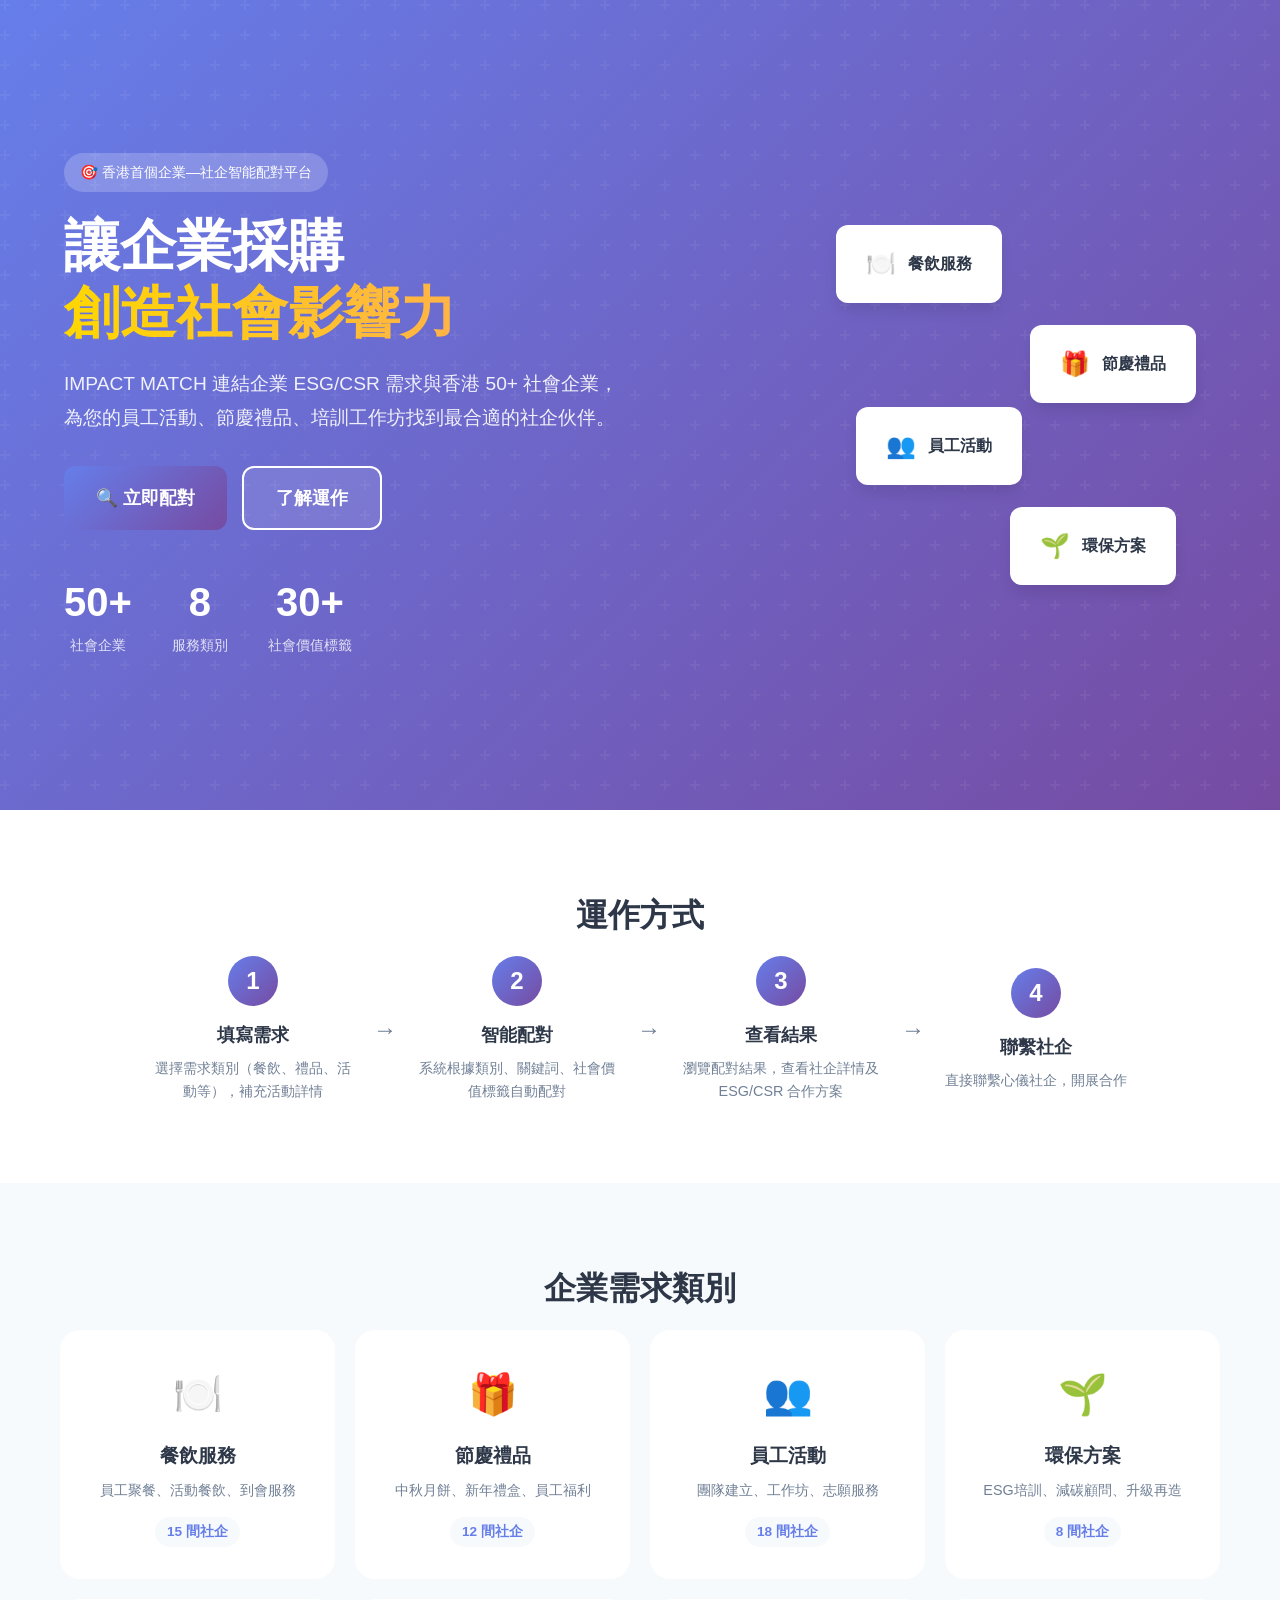
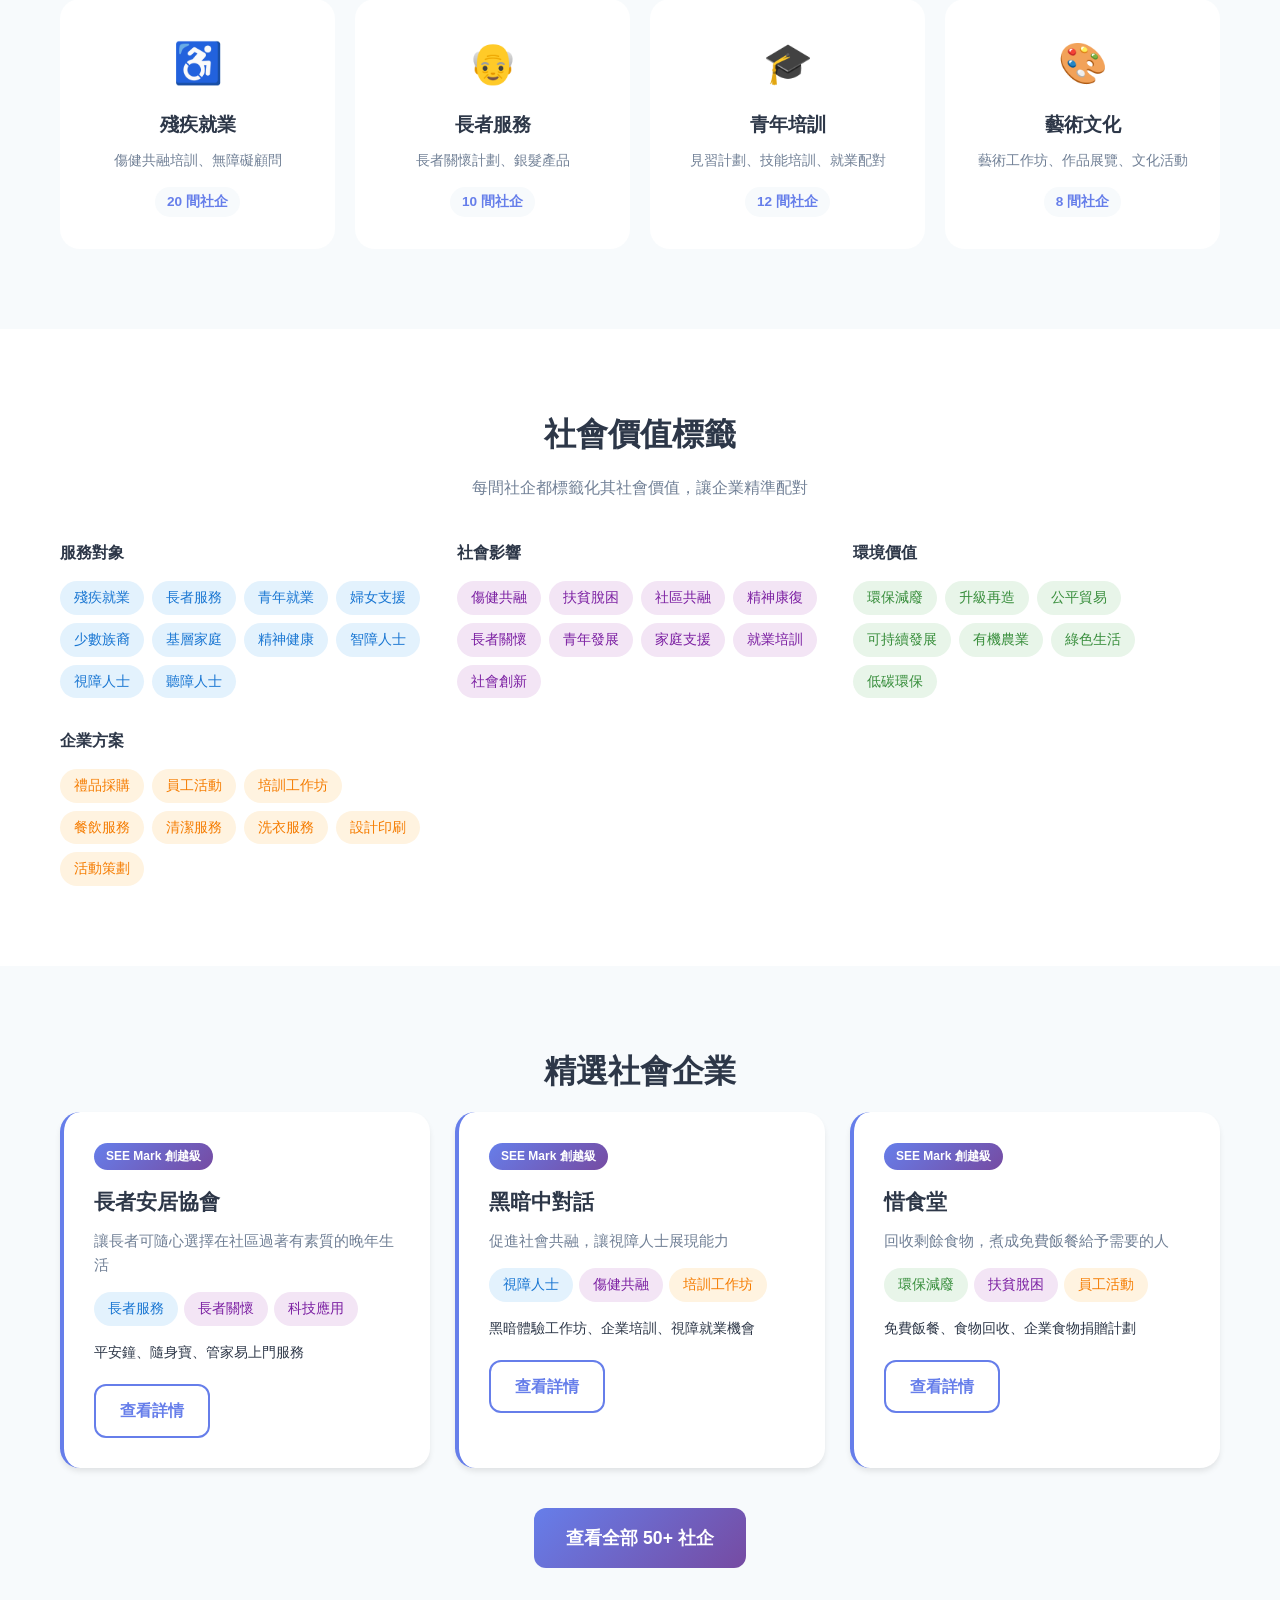
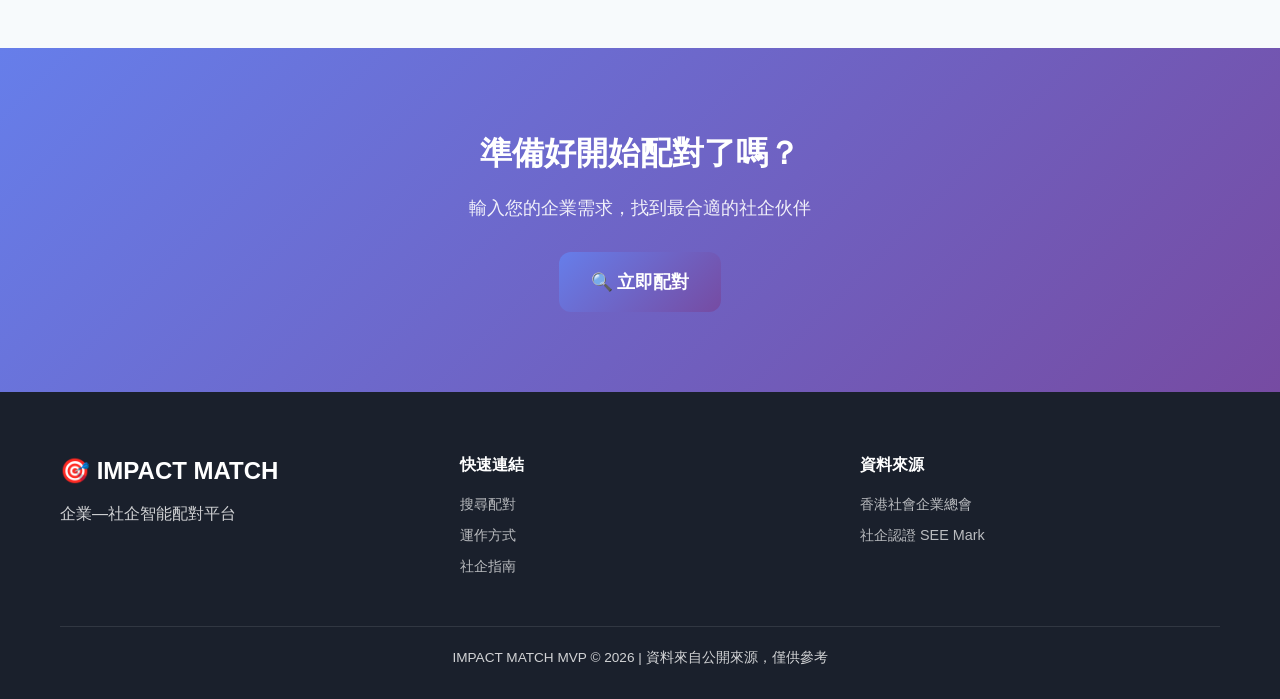
<file: index.html>
<!DOCTYPE html>
<html lang="zh-Hant">
<head>
    <meta charset="UTF-8">
    <meta name="viewport" content="width=device-width, initial-scale=1.0">
    <title>IMPACT MATCH — 社企配對平台</title>
    <link rel="stylesheet" href="css/style.css">
</head>
<body>
    <!-- 首頁 Hero Section -->
    <section class="hero">
        <div class="hero-content">
            <div class="hero-badge">🎯 香港首個企業—社企智能配對平台</div>
            <h1 class="hero-title">
                讓企業採購<br>
                <span class="highlight">創造社會影響力</span>
            </h1>
            <p class="hero-subtitle">
                IMPACT MATCH 連結企業 ESG/CSR 需求與香港 50+ 社會企業，<br>
                為您的員工活動、節慶禮品、培訓工作坊找到最合適的社企伙伴。
            </p>
            <div class="hero-cta">
                <a href="search.html" class="btn btn-primary btn-large">
                    🔍 立即配對
                </a>
                <a href="#how-it-works" class="btn btn-secondary btn-large">
                    了解運作
                </a>
            </div>
            <div class="hero-stats">
                <div class="stat">
                    <div class="stat-number">50+</div>
                    <div class="stat-label">社會企業</div>
                </div>
                <div class="stat">
                    <div class="stat-number">8</div>
                    <div class="stat-label">服務類別</div>
                </div>
                <div class="stat">
                    <div class="stat-number">30+</div>
                    <div class="stat-label">社會價值標籤</div>
                </div>
            </div>
        </div>
        <div class="hero-visual">
            <div class="floating-card card-1">
                <div class="card-icon">🍽️</div>
                <div class="card-text">餐飲服務</div>
            </div>
            <div class="floating-card card-2">
                <div class="card-icon">🎁</div>
                <div class="card-text">節慶禮品</div>
            </div>
            <div class="floating-card card-3">
                <div class="card-icon">👥</div>
                <div class="card-text">員工活動</div>
            </div>
            <div class="floating-card card-4">
                <div class="card-icon">🌱</div>
                <div class="card-text">環保方案</div>
            </div>
        </div>
    </section>

    <!-- 運作方式 -->
    <section id="how-it-works" class="section">
        <div class="container">
            <h2 class="section-title">運作方式</h2>
            <div class="steps">
                <div class="step">
                    <div class="step-number">1</div>
                    <h3>填寫需求</h3>
                    <p>選擇需求類別（餐飲、禮品、活動等），補充活動詳情</p>
                </div>
                <div class="step-arrow">→</div>
                <div class="step">
                    <div class="step-number">2</div>
                    <h3>智能配對</h3>
                    <p>系統根據類別、關鍵詞、社會價值標籤自動配對</p>
                </div>
                <div class="step-arrow">→</div>
                <div class="step">
                    <div class="step-number">3</div>
                    <h3>查看結果</h3>
                    <p>瀏覽配對結果，查看社企詳情及 ESG/CSR 合作方案</p>
                </div>
                <div class="step-arrow">→</div>
                <div class="step">
                    <div class="step-number">4</div>
                    <h3>聯繫社企</h3>
                    <p>直接聯繫心儀社企，開展合作</p>
                </div>
            </div>
        </div>
    </section>

    <!-- 服務類別 -->
    <section class="section section-alt">
        <div class="container">
            <h2 class="section-title">企業需求類別</h2>
            <div class="category-grid">
                <a href="search.html?category=餐飲" class="category-card">
                    <div class="category-icon">🍽️</div>
                    <h3>餐飲服務</h3>
                    <p>員工聚餐、活動餐飲、到會服務</p>
                    <span class="category-count">15 間社企</span>
                </a>
                <a href="search.html?category=禮品" class="category-card">
                    <div class="category-icon">🎁</div>
                    <h3>節慶禮品</h3>
                    <p>中秋月餅、新年禮盒、員工福利</p>
                    <span class="category-count">12 間社企</span>
                </a>
                <a href="search.html?category=活動" class="category-card">
                    <div class="category-icon">👥</div>
                    <h3>員工活動</h3>
                    <p>團隊建立、工作坊、志願服務</p>
                    <span class="category-count">18 間社企</span>
                </a>
                <a href="search.html?category=環保" class="category-card">
                    <div class="category-icon">🌱</div>
                    <h3>環保方案</h3>
                    <p>ESG培訓、減碳顧問、升級再造</p>
                    <span class="category-count">8 間社企</span>
                </a>
                <a href="search.html?category=殘疾就業" class="category-card">
                    <div class="category-icon">♿</div>
                    <h3>殘疾就業</h3>
                    <p>傷健共融培訓、無障礙顧問</p>
                    <span class="category-count">20 間社企</span>
                </a>
                <a href="search.html?category=長者" class="category-card">
                    <div class="category-icon">👴</div>
                    <h3>長者服務</h3>
                    <p>長者關懷計劃、銀髮產品</p>
                    <span class="category-count">10 間社企</span>
                </a>
                <a href="search.html?category=青年" class="category-card">
                    <div class="category-icon">🎓</div>
                    <h3>青年培訓</h3>
                    <p>見習計劃、技能培訓、就業配對</p>
                    <span class="category-count">12 間社企</span>
                </a>
                <a href="search.html?category=藝術" class="category-card">
                    <div class="category-icon">🎨</div>
                    <h3>藝術文化</h3>
                    <p>藝術工作坊、作品展覽、文化活動</p>
                    <span class="category-count">8 間社企</span>
                </a>
            </div>
        </div>
    </section>

    <!-- 社會價值標籤 -->
    <section class="section">
        <div class="container">
            <h2 class="section-title">社會價值標籤</h2>
            <p class="section-subtitle">每間社企都標籤化其社會價值，讓企業精準配對</p>
            <div class="tag-cloud">
                <div class="tag-group">
                    <h4>服務對象</h4>
                    <div class="tags">
                        <span class="tag tag-blue">殘疾就業</span>
                        <span class="tag tag-blue">長者服務</span>
                        <span class="tag tag-blue">青年就業</span>
                        <span class="tag tag-blue">婦女支援</span>
                        <span class="tag tag-blue">少數族裔</span>
                        <span class="tag tag-blue">基層家庭</span>
                        <span class="tag tag-blue">精神健康</span>
                        <span class="tag tag-blue">智障人士</span>
                        <span class="tag tag-blue">視障人士</span>
                        <span class="tag tag-blue">聽障人士</span>
                    </div>
                </div>
                <div class="tag-group">
                    <h4>社會影響</h4>
                    <div class="tags">
                        <span class="tag tag-purple">傷健共融</span>
                        <span class="tag tag-purple">扶貧脫困</span>
                        <span class="tag tag-purple">社區共融</span>
                        <span class="tag tag-purple">精神康復</span>
                        <span class="tag tag-purple">長者關懷</span>
                        <span class="tag tag-purple">青年發展</span>
                        <span class="tag tag-purple">家庭支援</span>
                        <span class="tag tag-purple">就業培訓</span>
                        <span class="tag tag-purple">社會創新</span>
                    </div>
                </div>
                <div class="tag-group">
                    <h4>環境價值</h4>
                    <div class="tags">
                        <span class="tag tag-green">環保減廢</span>
                        <span class="tag tag-green">升級再造</span>
                        <span class="tag tag-green">公平貿易</span>
                        <span class="tag tag-green">可持續發展</span>
                        <span class="tag tag-green">有機農業</span>
                        <span class="tag tag-green">綠色生活</span>
                        <span class="tag tag-green">低碳環保</span>
                    </div>
                </div>
                <div class="tag-group">
                    <h4>企業方案</h4>
                    <div class="tags">
                        <span class="tag tag-orange">禮品採購</span>
                        <span class="tag tag-orange">員工活動</span>
                        <span class="tag tag-orange">培訓工作坊</span>
                        <span class="tag tag-orange">餐飲服務</span>
                        <span class="tag tag-orange">清潔服務</span>
                        <span class="tag tag-orange">洗衣服務</span>
                        <span class="tag tag-orange">設計印刷</span>
                        <span class="tag tag-orange">活動策劃</span>
                    </div>
                </div>
            </div>
        </div>
    </section>

    <!-- 精選社企 -->
    <section class="section section-alt">
        <div class="container">
            <h2 class="section-title">精選社會企業</h2>
            <div class="featured-se-grid">
                <div class="featured-se-card">
                    <div class="se-badge">SEE Mark 創越級</div>
                    <h3>長者安居協會</h3>
                    <p class="se-mission">讓長者可隨心選擇在社區過著有素質的晚年生活</p>
                    <div class="se-tags">
                        <span class="tag tag-blue">長者服務</span>
                        <span class="tag tag-purple">長者關懷</span>
                        <span class="tag tag-purple">科技應用</span>
                    </div>
                    <p class="se-products">平安鐘、隨身寶、管家易上門服務</p>
                    <a href="detail.html?id=SE-015" class="btn btn-outline">查看詳情</a>
                </div>
                <div class="featured-se-card">
                    <div class="se-badge">SEE Mark 創越級</div>
                    <h3>黑暗中對話</h3>
                    <p class="se-mission">促進社會共融，讓視障人士展現能力</p>
                    <div class="se-tags">
                        <span class="tag tag-blue">視障人士</span>
                        <span class="tag tag-purple">傷健共融</span>
                        <span class="tag tag-orange">培訓工作坊</span>
                    </div>
                    <p class="se-products">黑暗體驗工作坊、企業培訓、視障就業機會</p>
                    <a href="detail.html?id=SE-025" class="btn btn-outline">查看詳情</a>
                </div>
                <div class="featured-se-card">
                    <div class="se-badge">SEE Mark 創越級</div>
                    <h3>惜食堂</h3>
                    <p class="se-mission">回收剩餘食物，煮成免費飯餐給予需要的人</p>
                    <div class="se-tags">
                        <span class="tag tag-green">環保減廢</span>
                        <span class="tag tag-purple">扶貧脫困</span>
                        <span class="tag tag-orange">員工活動</span>
                    </div>
                    <p class="se-products">免費飯餐、食物回收、企業食物捐贈計劃</p>
                    <a href="detail.html?id=SE-014" class="btn btn-outline">查看詳情</a>
                </div>
            </div>
            <div class="section-cta">
                <a href="search.html" class="btn btn-primary btn-large">查看全部 50+ 社企</a>
            </div>
        </div>
    </section>

    <!-- CTA -->
    <section class="section cta-section">
        <div class="container">
            <h2>準備好開始配對了嗎？</h2>
            <p>輸入您的企業需求，找到最合適的社企伙伴</p>
            <a href="search.html" class="btn btn-primary btn-large">🔍 立即配對</a>
        </div>
    </section>

    <!-- Footer -->
    <footer class="footer">
        <div class="container">
            <div class="footer-content">
                <div class="footer-brand">
                    <h3>🎯 IMPACT MATCH</h3>
                    <p>企業—社企智能配對平台</p>
                </div>
                <div class="footer-links">
                    <h4>快速連結</h4>
                    <a href="search.html">搜尋配對</a>
                    <a href="#how-it-works">運作方式</a>
                    <a href="https://sedirectory.org.hk" target="_blank">社企指南</a>
                </div>
                <div class="footer-links">
                    <h4>資料來源</h4>
                    <a href="https://sechamber.hk" target="_blank">香港社會企業總會</a>
                    <a href="https://seemark.hk" target="_blank">社企認證 SEE Mark</a>
                </div>
            </div>
            <div class="footer-bottom">
                <p>IMPACT MATCH MVP © 2026 | 資料來自公開來源，僅供參考</p>
            </div>
        </div>
    </footer>

    <script src="js/app.js"></script>
</body>
</html>
</file>
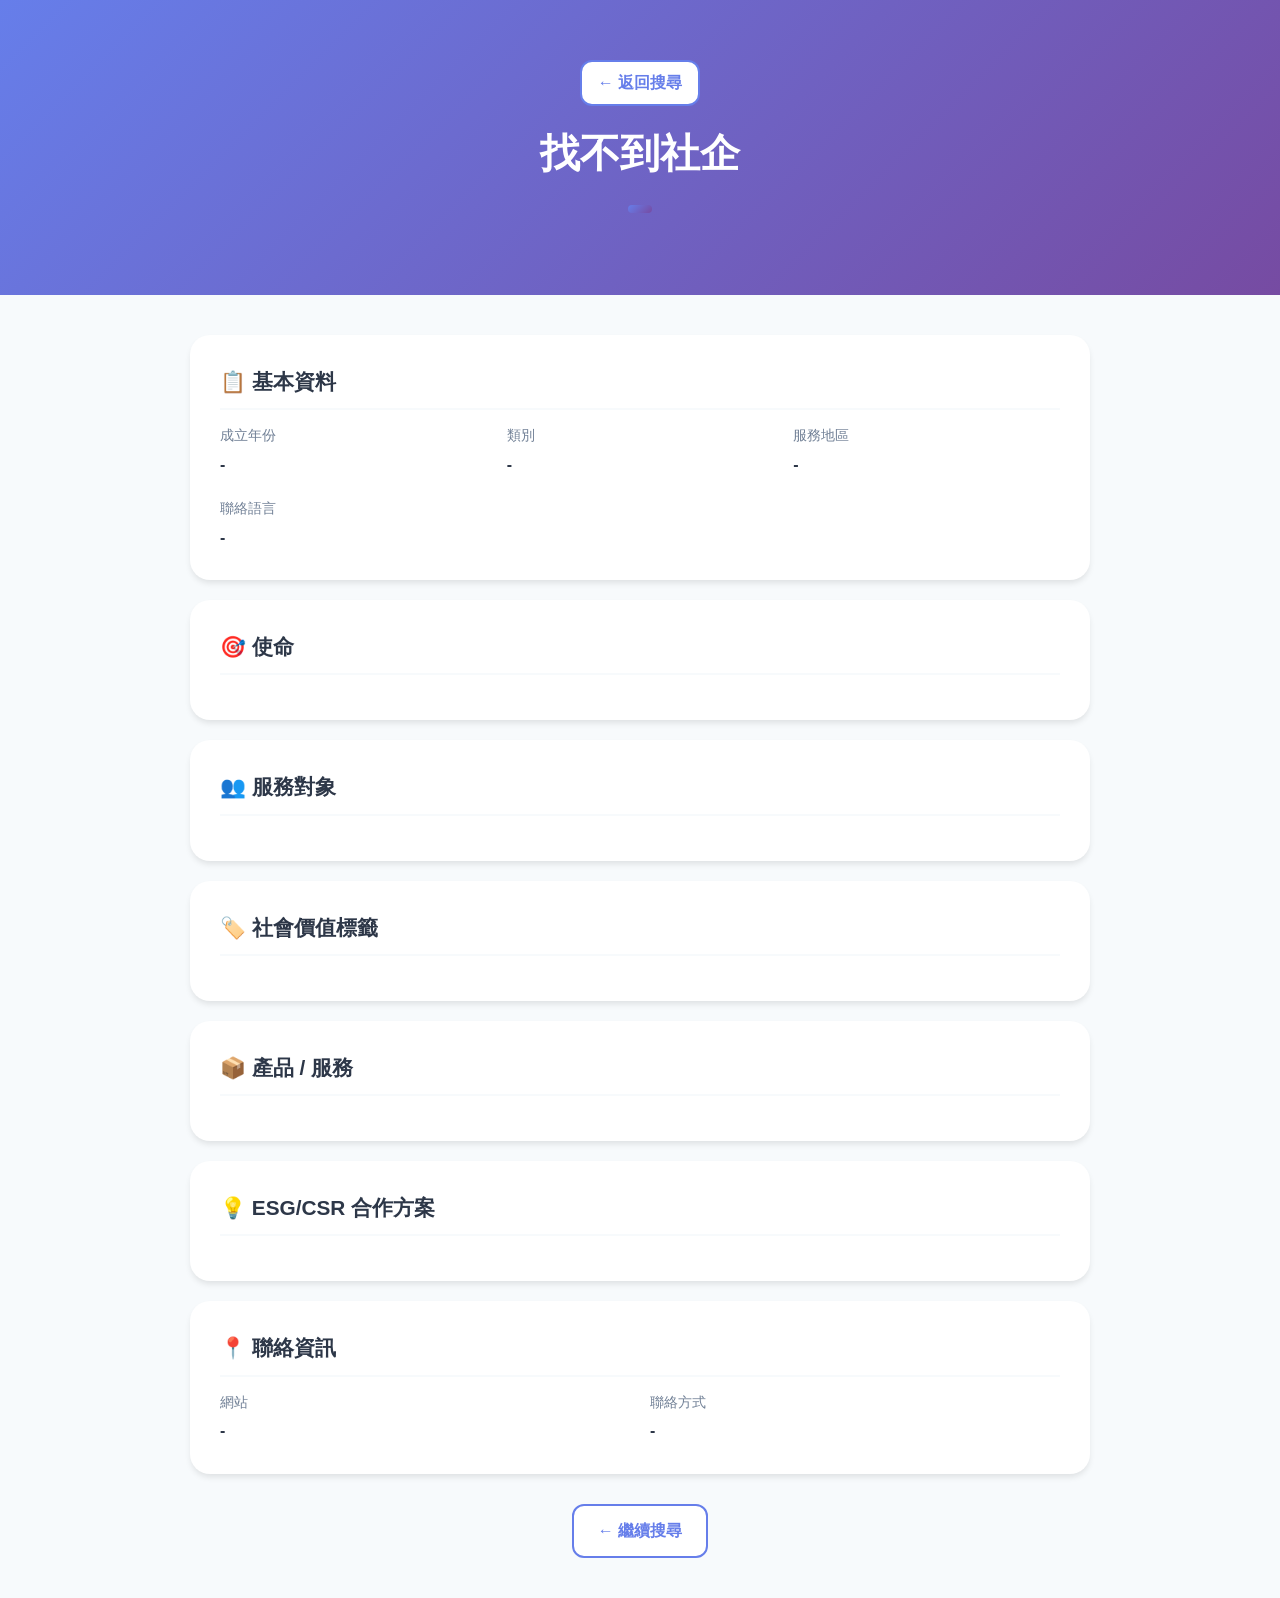
<file: detail.html>
<!DOCTYPE html>
<html lang="zh-Hant">
<head>
    <meta charset="UTF-8">
    <meta name="viewport" content="width=device-width, initial-scale=1.0">
    <title>社企詳情 — IMPACT MATCH</title>
    <link rel="stylesheet" href="css/style.css">
</head>
<body class="detail-page">
    <div class="detail-header">
        <a href="search.html" class="btn btn-secondary" style="margin-bottom: 15px; padding: 8px 16px;">← 返回搜尋</a>
        <h1 id="se-name">載入中...</h1>
        <div class="name-en" id="se-name-en"></div>
        <div id="se-badge" class="se-badge"></div>
    </div>
    
    <div class="detail-content">
        <div class="detail-section">
            <h2>📋 基本資料</h2>
            <div class="detail-info">
                <div class="info-item">
                    <label>成立年份</label>
                    <span id="se-year">-</span>
                </div>
                <div class="info-item">
                    <label>類別</label>
                    <span id="se-category">-</span>
                </div>
                <div class="info-item">
                    <label>服務地區</label>
                    <span id="se-districts">-</span>
                </div>
                <div class="info-item">
                    <label>聯絡語言</label>
                    <span id="se-languages">-</span>
                </div>
            </div>
        </div>
        
        <div class="detail-section">
            <h2>🎯 使命</h2>
            <p id="se-mission" style="color: var(--text-light); line-height: 1.8;"></p>
        </div>
        
        <div class="detail-section">
            <h2>👥 服務對象</h2>
            <p id="se-target" style="color: var(--text-light);"></p>
        </div>
        
        <div class="detail-section">
            <h2>🏷️ 社會價值標籤</h2>
            <div id="se-tags" style="display: flex; flex-wrap: wrap; gap: 10px;"></div>
        </div>
        
        <div class="detail-section">
            <h2>📦 產品 / 服務</h2>
            <ul id="se-products" style="margin: 0; padding-left: 25px; color: var(--text-light);"></ul>
        </div>
        
        <div class="detail-section">
            <h2>💡 ESG/CSR 合作方案</h2>
            <ul id="se-esg" style="margin: 0; padding-left: 25px; color: var(--text-light);"></ul>
        </div>
        
        <div class="detail-section">
            <h2>📍 聯絡資訊</h2>
            <div class="detail-info">
                <div class="info-item">
                    <label>網站</label>
                    <span id="se-website">-</span>
                </div>
                <div class="info-item">
                    <label>聯絡方式</label>
                    <span id="se-contact">-</span>
                </div>
            </div>
        </div>
        
        <div style="text-align: center; margin-top: 30px;">
            <a href="search.html" class="btn btn-secondary">← 繼續搜尋</a>
        </div>
    </div>
    
    <script src="js/database.js"></script>
    <script src="js/detail.js"></script>
</body>
</html>
</file>
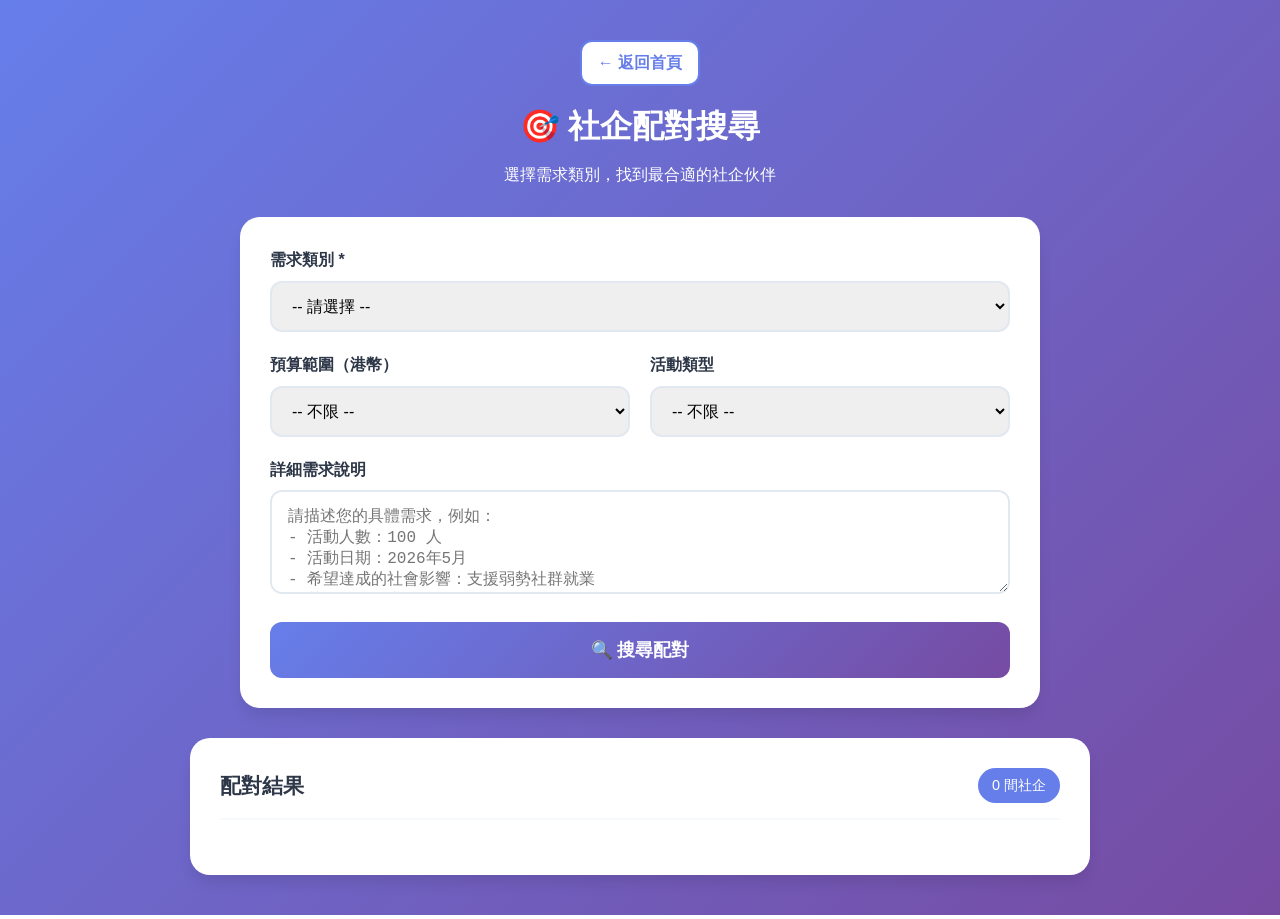
<file: search.html>
<!DOCTYPE html>
<html lang="zh-Hant">
<head>
    <meta charset="UTF-8">
    <meta name="viewport" content="width=device-width, initial-scale=1.0">
    <title>搜尋配對 — IMPACT MATCH</title>
    <link rel="stylesheet" href="css/style.css">
</head>
<body class="search-page">
    <div class="search-header">
        <a href="index.html" class="btn btn-secondary" style="margin-bottom: 15px; padding: 8px 16px;">← 返回首頁</a>
        <h1>🎯 社企配對搜尋</h1>
        <p>選擇需求類別，找到最合適的社企伙伴</p>
    </div>
    
    <div class="search-card">
        <div class="form-group">
            <label for="category">需求類別 *</label>
            <select id="category">
                <option value="">-- 請選擇 --</option>
                <option value="餐飲">🍽️ 餐飲服務</option>
                <option value="禮品">🎁 節慶禮品</option>
                <option value="活動">👥 員工活動 / 團隊建立</option>
                <option value="環保">🌱 環保 / 可持續發展</option>
                <option value="殘疾就業">♿ 殘疾人士就業支援</option>
                <option value="長者">👴 長者服務</option>
                <option value="青年">🎓 青年培訓</option>
                <option value="藝術">🎨 藝術 / 文化</option>
                <option value="心理健康">🧠 心理健康</option>
                <option value="其他">📦 其他</option>
            </select>
        </div>
        
        <div class="form-row">
            <div class="form-group">
                <label for="budget">預算範圍（港幣）</label>
                <select id="budget">
                    <option value="">-- 不限 --</option>
                    <option value="5000">$5,000 以下</option>
                    <option value="10000">$5,000 - $10,000</option>
                    <option value="50000">$10,000 - $50,000</option>
                    <option value="100000">$50,000 - $100,000</option>
                    <option value="100001">$100,000 以上</option>
                </select>
            </div>
            <div class="form-group">
                <label for="event">活動類型</label>
                <select id="event">
                    <option value="">-- 不限 --</option>
                    <option value="節慶">節慶活動（中秋、新年等）</option>
                    <option value="團隊">團隊建立</option>
                    <option value="家庭">家庭日</option>
                    <option value="志願">員工志願服務</option>
                    <option value="培訓">員工培訓</option>
                    <option value="採購">日常採購</option>
                </select>
            </div>
        </div>
        
        <div class="form-group">
            <label for="details">詳細需求說明</label>
            <textarea id="details" rows="4" placeholder="請描述您的具體需求，例如：&#10;- 活動人數：100 人&#10;- 活動日期：2026年5月&#10;- 希望達成的社會影響：支援弱勢社群就業&#10;- 其他特別要求..."></textarea>
        </div>
        
        <button class="btn btn-primary btn-large" onclick="search()" style="width: 100%;">
            🔍 搜尋配對
        </button>
    </div>
    
    <div id="results" class="results-section hidden">
        <div class="results-header">
            <h2>配對結果</h2>
            <span id="results-count" class="results-count">0 間社企</span>
        </div>
        <div id="results-list"></div>
    </div>
    
    <script src="js/database.js"></script>
    <script src="js/search.js"></script>
</body>
</html>
</file>
<file: css/style.css>
/* IMPACT MATCH - 主樣式表 */

/* ===== 基礎設定 ===== */
* {
    margin: 0;
    padding: 0;
    box-sizing: border-box;
}

:root {
    --primary: #667eea;
    --primary-dark: #5a67d8;
    --secondary: #764ba2;
    --accent: #48bb78;
    --text: #2d3748;
    --text-light: #718096;
    --bg: #ffffff;
    --bg-alt: #f7fafc;
    --border: #e2e8f0;
    --shadow: 0 4px 6px -1px rgba(0, 0, 0, 0.1);
    --shadow-lg: 0 10px 15px -3px rgba(0, 0, 0, 0.1);
    --radius: 12px;
    --radius-lg: 20px;
}

body {
    font-family: -apple-system, BlinkMacSystemFont, 'Segoe UI', Roboto, 'Helvetica Neue', Arial, sans-serif;
    color: var(--text);
    background: var(--bg);
    line-height: 1.6;
}

a {
    color: var(--primary);
    text-decoration: none;
    transition: color 0.2s;
}

a:hover {
    color: var(--primary-dark);
}

.container {
    max-width: 1200px;
    margin: 0 auto;
    padding: 0 20px;
}

/* ===== 按鈕 ===== */
.btn {
    display: inline-flex;
    align-items: center;
    justify-content: center;
    padding: 12px 24px;
    border-radius: var(--radius);
    font-size: 1rem;
    font-weight: 600;
    cursor: pointer;
    transition: all 0.2s;
    border: none;
    text-decoration: none;
}

.btn-primary {
    background: linear-gradient(135deg, var(--primary) 0%, var(--secondary) 100%);
    color: white;
}

.btn-primary:hover {
    transform: translateY(-2px);
    box-shadow: 0 6px 20px rgba(102, 126, 234, 0.4);
    color: white;
}

.btn-secondary {
    background: white;
    color: var(--primary);
    border: 2px solid var(--primary);
}

.btn-secondary:hover {
    background: var(--primary);
    color: white;
}

.btn-outline {
    background: transparent;
    color: var(--primary);
    border: 2px solid var(--primary);
}

.btn-outline:hover {
    background: var(--primary);
    color: white;
}

.btn-large {
    padding: 16px 32px;
    font-size: 1.1rem;
}

/* ===== Hero Section ===== */
.hero {
    min-height: 90vh;
    display: flex;
    align-items: center;
    justify-content: space-between;
    padding: 60px 5%;
    background: linear-gradient(135deg, #667eea 0%, #764ba2 100%);
    position: relative;
    overflow: hidden;
}

.hero::before {
    content: '';
    position: absolute;
    top: 0;
    left: 0;
    right: 0;
    bottom: 0;
    background: url("data:image/svg+xml,%3Csvg width='60' height='60' viewBox='0 0 60 60' xmlns='http://www.w3.org/2000/svg'%3E%3Cg fill='none' fill-rule='evenodd'%3E%3Cg fill='%23ffffff' fill-opacity='0.05'%3E%3Cpath d='M36 34v-4h-2v4h-4v2h4v4h2v-4h4v-2h-4zm0-30V0h-2v4h-4v2h4v4h2V6h4V4h-4zM6 34v-4H4v4H0v2h4v4h2v-4h4v-2H6zM6 4V0H4v4H0v2h4v4h2V6h4V4H6z'/%3E%3C/g%3E%3C/g%3E%3C/svg%3E");
}

.hero-content {
    max-width: 600px;
    z-index: 1;
}

.hero-badge {
    display: inline-block;
    background: rgba(255, 255, 255, 0.2);
    color: white;
    padding: 8px 16px;
    border-radius: 20px;
    font-size: 0.9rem;
    margin-bottom: 20px;
}

.hero-title {
    font-size: 3.5rem;
    color: white;
    line-height: 1.2;
    margin-bottom: 20px;
}

.hero-title .highlight {
    background: linear-gradient(90deg, #ffd700, #ffb347);
    -webkit-background-clip: text;
    -webkit-text-fill-color: transparent;
    background-clip: text;
}

.hero-subtitle {
    font-size: 1.2rem;
    color: rgba(255, 255, 255, 0.9);
    margin-bottom: 30px;
    line-height: 1.8;
}

.hero-cta {
    display: flex;
    gap: 15px;
    margin-bottom: 40px;
}

.hero-cta .btn-secondary {
    background: rgba(255, 255, 255, 0.1);
    border-color: white;
    color: white;
}

.hero-cta .btn-secondary:hover {
    background: white;
    color: var(--primary);
}

.hero-stats {
    display: flex;
    gap: 40px;
}

.stat {
    text-align: center;
}

.stat-number {
    font-size: 2.5rem;
    font-weight: 700;
    color: white;
}

.stat-label {
    font-size: 0.9rem;
    color: rgba(255, 255, 255, 0.8);
}

.hero-visual {
    position: relative;
    width: 400px;
    height: 400px;
}

.floating-card {
    position: absolute;
    background: white;
    padding: 20px 30px;
    border-radius: var(--radius);
    box-shadow: var(--shadow-lg);
    display: flex;
    align-items: center;
    gap: 12px;
    animation: float 3s ease-in-out infinite;
}

.floating-card .card-icon {
    font-size: 1.5rem;
}

.floating-card .card-text {
    font-weight: 600;
    color: var(--text);
}

.card-1 { top: 20px; left: 20px; animation-delay: 0s; }
.card-2 { top: 120px; right: 20px; animation-delay: 0.5s; }
.card-3 { bottom: 120px; left: 40px; animation-delay: 1s; }
.card-4 { bottom: 20px; right: 40px; animation-delay: 1.5s; }

@keyframes float {
    0%, 100% { transform: translateY(0); }
    50% { transform: translateY(-10px); }
}

/* ===== Sections ===== */
.section {
    padding: 80px 0;
}

.section-alt {
    background: var(--bg-alt);
}

.section-title {
    font-size: 2rem;
    text-align: center;
    margin-bottom: 15px;
    color: var(--text);
}

.section-subtitle {
    text-align: center;
    color: var(--text-light);
    margin-bottom: 40px;
}

/* ===== Steps ===== */
.steps {
    display: flex;
    align-items: center;
    justify-content: center;
    gap: 20px;
    flex-wrap: wrap;
}

.step {
    text-align: center;
    max-width: 200px;
}

.step-number {
    width: 50px;
    height: 50px;
    background: linear-gradient(135deg, var(--primary) 0%, var(--secondary) 100%);
    color: white;
    border-radius: 50%;
    display: flex;
    align-items: center;
    justify-content: center;
    font-size: 1.5rem;
    font-weight: 700;
    margin: 0 auto 15px;
}

.step h3 {
    font-size: 1.1rem;
    margin-bottom: 8px;
}

.step p {
    font-size: 0.9rem;
    color: var(--text-light);
}

.step-arrow {
    font-size: 1.5rem;
    color: var(--text-light);
}

/* ===== Category Grid ===== */
.category-grid {
    display: grid;
    grid-template-columns: repeat(auto-fit, minmax(250px, 1fr));
    gap: 20px;
}

.category-card {
    background: white;
    padding: 30px;
    border-radius: var(--radius-lg);
    text-align: center;
    transition: all 0.3s;
    border: 2px solid transparent;
    display: block;
    text-decoration: none;
    color: inherit;
}

.category-card:hover {
    transform: translateY(-5px);
    box-shadow: var(--shadow-lg);
    border-color: var(--primary);
}

.category-icon {
    font-size: 2.5rem;
    margin-bottom: 15px;
}

.category-card h3 {
    font-size: 1.2rem;
    margin-bottom: 8px;
    color: var(--text);
}

.category-card p {
    font-size: 0.9rem;
    color: var(--text-light);
    margin-bottom: 15px;
}

.category-count {
    display: inline-block;
    background: var(--bg-alt);
    padding: 4px 12px;
    border-radius: 15px;
    font-size: 0.85rem;
    color: var(--primary);
    font-weight: 600;
}

/* ===== Tag Cloud ===== */
.tag-cloud {
    display: grid;
    grid-template-columns: repeat(auto-fit, minmax(280px, 1fr));
    gap: 30px;
}

.tag-group h4 {
    font-size: 1rem;
    margin-bottom: 15px;
    color: var(--text);
}

.tags {
    display: flex;
    flex-wrap: wrap;
    gap: 8px;
}

.tag {
    padding: 6px 14px;
    border-radius: 20px;
    font-size: 0.85rem;
    font-weight: 500;
}

.tag-blue {
    background: #e3f2fd;
    color: #1976d2;
}

.tag-purple {
    background: #f3e5f5;
    color: #7b1fa2;
}

.tag-green {
    background: #e8f5e9;
    color: #388e3c;
}

.tag-orange {
    background: #fff3e0;
    color: #f57c00;
}

/* ===== Featured SE ===== */
.featured-se-grid {
    display: grid;
    grid-template-columns: repeat(auto-fit, minmax(300px, 1fr));
    gap: 25px;
    margin-bottom: 40px;
}

.featured-se-card {
    background: white;
    padding: 30px;
    border-radius: var(--radius-lg);
    box-shadow: var(--shadow);
    border-left: 4px solid var(--primary);
}

.se-badge {
    display: inline-block;
    background: linear-gradient(135deg, var(--primary) 0%, var(--secondary) 100%);
    color: white;
    padding: 4px 12px;
    border-radius: 15px;
    font-size: 0.75rem;
    font-weight: 600;
    margin-bottom: 15px;
}

.featured-se-card h3 {
    font-size: 1.3rem;
    margin-bottom: 10px;
}

.se-mission {
    color: var(--text-light);
    font-size: 0.95rem;
    margin-bottom: 15px;
}

.se-tags {
    display: flex;
    flex-wrap: wrap;
    gap: 6px;
    margin-bottom: 15px;
}

.se-products {
    font-size: 0.9rem;
    color: var(--text);
    margin-bottom: 20px;
}

.section-cta {
    text-align: center;
}

/* ===== CTA Section ===== */
.cta-section {
    background: linear-gradient(135deg, var(--primary) 0%, var(--secondary) 100%);
    text-align: center;
    color: white;
}

.cta-section h2 {
    font-size: 2rem;
    margin-bottom: 15px;
}

.cta-section p {
    font-size: 1.1rem;
    opacity: 0.9;
    margin-bottom: 30px;
}

/* ===== Footer ===== */
.footer {
    background: #1a202c;
    color: rgba(255, 255, 255, 0.8);
    padding: 60px 0 30px;
}

.footer-content {
    display: grid;
    grid-template-columns: repeat(auto-fit, minmax(200px, 1fr));
    gap: 40px;
    margin-bottom: 40px;
}

.footer-brand h3 {
    color: white;
    font-size: 1.5rem;
    margin-bottom: 10px;
}

.footer-links h4 {
    color: white;
    margin-bottom: 15px;
    font-size: 1rem;
}

.footer-links a {
    display: block;
    color: rgba(255, 255, 255, 0.7);
    margin-bottom: 8px;
    font-size: 0.9rem;
}

.footer-links a:hover {
    color: white;
}

.footer-bottom {
    border-top: 1px solid rgba(255, 255, 255, 0.1);
    padding-top: 20px;
    text-align: center;
    font-size: 0.85rem;
}

/* ===== Search Page ===== */
.search-page {
    min-height: 100vh;
    background: linear-gradient(135deg, #667eea 0%, #764ba2 100%);
    padding: 40px 20px;
}

.search-header {
    text-align: center;
    color: white;
    margin-bottom: 30px;
}

.search-header h1 {
    font-size: 2rem;
    margin-bottom: 10px;
}

.search-card {
    background: white;
    border-radius: var(--radius-lg);
    padding: 30px;
    max-width: 800px;
    margin: 0 auto;
    box-shadow: var(--shadow-lg);
}

.form-group {
    margin-bottom: 20px;
}

.form-group label {
    display: block;
    font-weight: 600;
    margin-bottom: 8px;
    color: var(--text);
}

.form-group select,
.form-group input,
.form-group textarea {
    width: 100%;
    padding: 14px 16px;
    border: 2px solid var(--border);
    border-radius: var(--radius);
    font-size: 1rem;
    transition: all 0.2s;
}

.form-group select:focus,
.form-group input:focus,
.form-group textarea:focus {
    outline: none;
    border-color: var(--primary);
    box-shadow: 0 0 0 3px rgba(102, 126, 234, 0.2);
}

.form-row {
    display: grid;
    grid-template-columns: 1fr 1fr;
    gap: 20px;
}

@media (max-width: 600px) {
    .form-row {
        grid-template-columns: 1fr;
    }
}

/* ===== Results ===== */
.results-section {
    background: white;
    border-radius: var(--radius-lg);
    padding: 30px;
    max-width: 900px;
    margin: 30px auto 0;
    box-shadow: var(--shadow-lg);
}

.results-header {
    display: flex;
    justify-content: space-between;
    align-items: center;
    margin-bottom: 25px;
    padding-bottom: 15px;
    border-bottom: 2px solid var(--bg-alt);
}

.results-header h2 {
    font-size: 1.3rem;
}

.results-count {
    background: var(--primary);
    color: white;
    padding: 6px 14px;
    border-radius: 20px;
    font-size: 0.9rem;
}

.result-card {
    background: var(--bg-alt);
    border-radius: var(--radius);
    padding: 25px;
    margin-bottom: 15px;
    border-left: 4px solid var(--primary);
    transition: all 0.2s;
}

.result-card:hover {
    transform: translateX(5px);
    box-shadow: var(--shadow);
}

.result-header {
    display: flex;
    justify-content: space-between;
    align-items: flex-start;
    margin-bottom: 12px;
}

.result-name {
    font-size: 1.25rem;
    font-weight: 700;
}

.result-name span {
    font-weight: 400;
    color: var(--text-light);
    font-size: 0.9rem;
}

.match-score {
    background: var(--accent);
    color: white;
    padding: 4px 10px;
    border-radius: 12px;
    font-size: 0.75rem;
    font-weight: 600;
}

.result-mission {
    color: var(--text-light);
    margin-bottom: 12px;
    line-height: 1.6;
}

.result-tags {
    display: flex;
    flex-wrap: wrap;
    gap: 8px;
    margin-bottom: 15px;
}

.result-esg {
    background: white;
    border-radius: var(--radius);
    padding: 15px;
    border: 1px solid var(--border);
}

.result-esg-title {
    font-weight: 600;
    color: var(--accent);
    margin-bottom: 10px;
    font-size: 0.95rem;
}

.result-esg ul {
    margin: 0;
    padding-left: 20px;
}

.result-esg li {
    color: var(--text-light);
    margin-bottom: 5px;
    font-size: 0.9rem;
}

.no-results {
    text-align: center;
    padding: 60px 20px;
    color: var(--text-light);
}

.no-results-icon {
    font-size: 4rem;
    margin-bottom: 20px;
}

/* ===== Detail Page ===== */
.detail-page {
    min-height: 100vh;
    background: var(--bg-alt);
    padding: 40px 20px;
}

.detail-header {
    background: linear-gradient(135deg, var(--primary) 0%, var(--secondary) 100%);
    color: white;
    padding: 60px 20px;
    margin: -40px -20px 40px;
    text-align: center;
}

.detail-header h1 {
    font-size: 2.5rem;
    margin-bottom: 10px;
}

.detail-header .name-en {
    font-size: 1.2rem;
    opacity: 0.9;
    margin-bottom: 20px;
}

.detail-content {
    max-width: 900px;
    margin: 0 auto;
}

.detail-section {
    background: white;
    border-radius: var(--radius-lg);
    padding: 30px;
    margin-bottom: 20px;
    box-shadow: var(--shadow);
}

.detail-section h2 {
    font-size: 1.3rem;
    margin-bottom: 15px;
    color: var(--text);
    border-bottom: 2px solid var(--bg-alt);
    padding-bottom: 10px;
}

.detail-info {
    display: grid;
    grid-template-columns: repeat(auto-fit, minmax(200px, 1fr));
    gap: 20px;
}

.info-item label {
    font-size: 0.85rem;
    color: var(--text-light);
    display: block;
    margin-bottom: 5px;
}

.info-item span {
    font-weight: 600;
    color: var(--text);
}

/* ===== Responsive ===== */
@media (max-width: 768px) {
    .hero {
        flex-direction: column;
        text-align: center;
        padding: 40px 20px;
    }
    
    .hero-title {
        font-size: 2.5rem;
    }
    
    .hero-visual {
        display: none;
    }
    
    .hero-stats {
        justify-content: center;
    }
    
    .hero-cta {
        flex-direction: column;
        align-items: center;
    }
    
    .steps {
        flex-direction: column;
    }
    
    .step-arrow {
        transform: rotate(90deg);
    }
}
</file>
